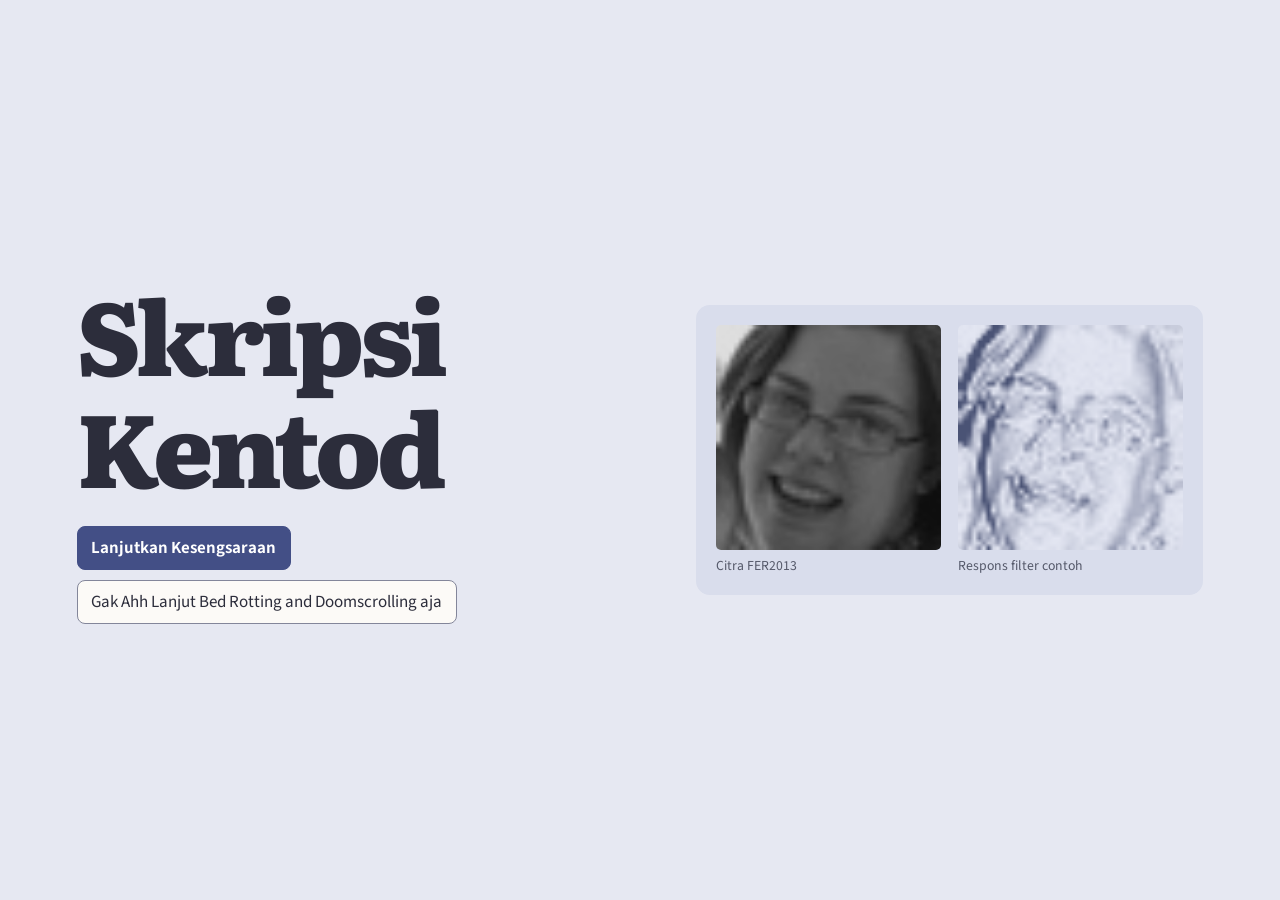
<file: index.html>
<!doctype html>
<html lang="id"><head>
  <meta charset="utf-8">
  <meta name="viewport" content="width=device-width,initial-scale=1">
  <meta name="description" content="Materi dan simulasi interaktif untuk belajar proposal FER2013 dan MobileNetV2.">
  <title>Atlas FER2013 | Belajar proposal</title>
  <link rel="icon" href="data:,">
  <link rel="stylesheet" href="assets/tailwind.css">
  <link rel="stylesheet" href="atlas-theme.css">
  <link rel="stylesheet" href="atlas.css">
  <script defer src="assets/react.js"></script>
  <script defer src="assets/react-dom.js"></script>
  <script defer src="proposal-data.js"></script>
  <script defer src="lessons.js"></script>
  <script defer src="atlas.js"></script>
</head><body>
  <div id="root"><p class="loading">Memuat materi proposal…</p></div>
  <noscript>Aktifkan JavaScript untuk membuka materi dan simulasi.</noscript>
</body></html>
</file>
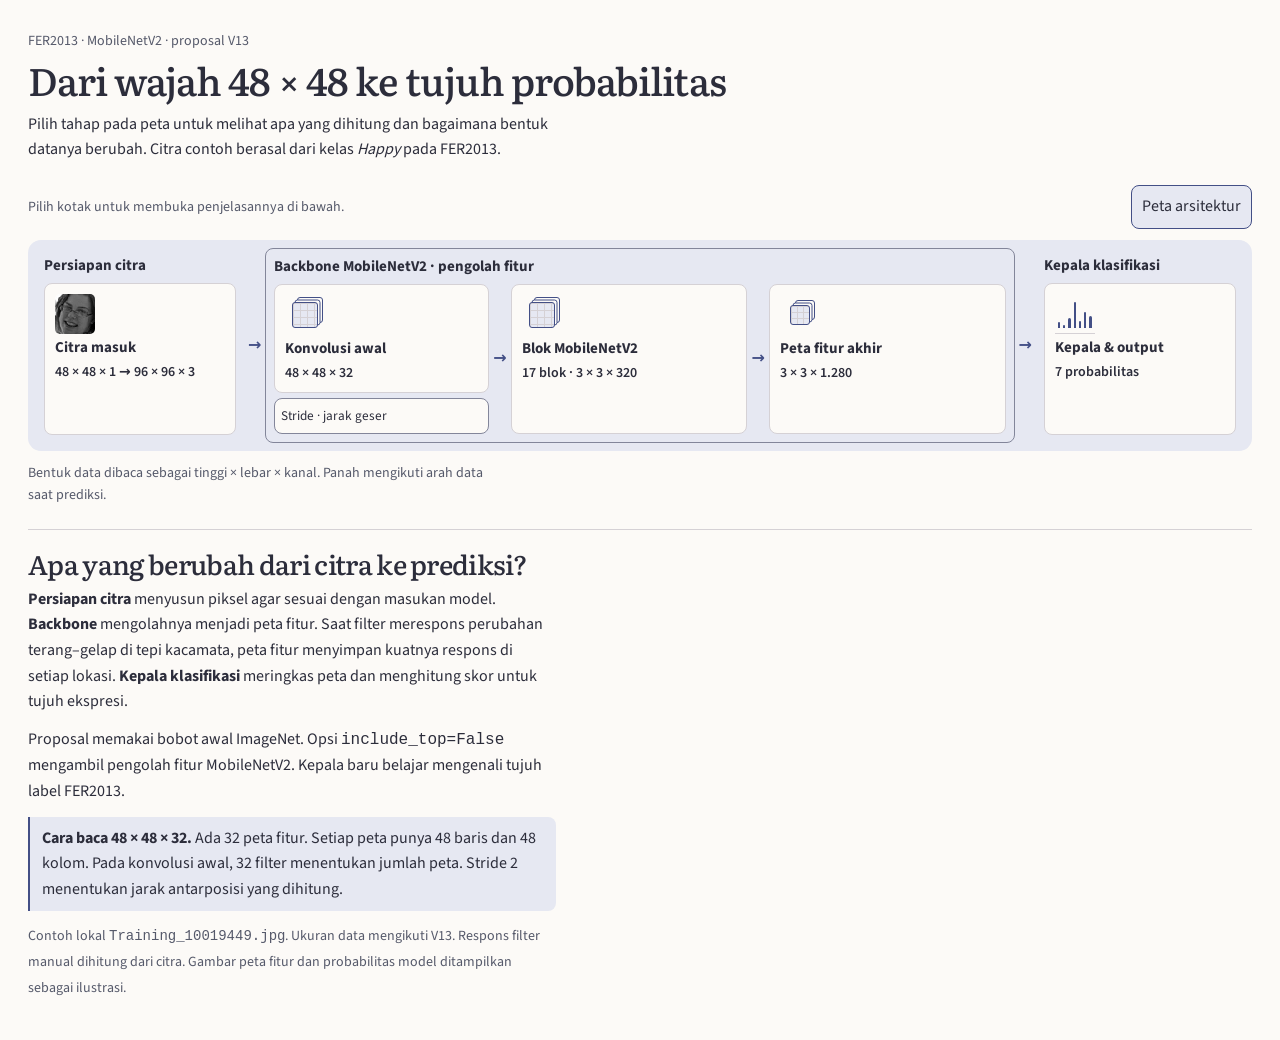
<file: labs/arsitektur.html>
<!doctype html>
<html lang="id"><head>
<meta charset="utf-8">
<meta name="viewport" content="width=device-width, initial-scale=1">
<title>MobileNetV2 dengan contoh FER2013</title>
<style>
*{box-sizing:border-box}body{margin:0;font:15px/1.55 var(--font-sans,system-ui);color:var(--foreground,CanvasText)}
h1{font-size:clamp(24px,5vw,34px);line-height:1.18;margin:4px 0 10px}h2{font-size:20px;margin:16px 0 6px}p{margin:6px 0 12px}small{font-size:12px;color:var(--muted-foreground,CanvasText)}
nav,.controls{display:flex;gap:7px;flex-wrap:wrap;margin:14px 0}button,select{font:inherit;color:inherit;background:var(--card,Canvas);border:1px solid var(--border,GrayText);border-radius:8px;padding:8px 10px;cursor:pointer}button[aria-pressed=true]{border-color:var(--primary,Highlight);background:var(--secondary,Canvas)}button:focus-visible,select:focus-visible,input:focus-visible,summary:focus-visible{outline:2px solid var(--primary,Highlight);outline-offset:2px}
section{border-top:2px solid var(--primary,Highlight);margin-top:12px}.pictures{display:grid;grid-template-columns:1fr 1fr;gap:14px;margin:14px 0}figure{margin:0;text-align:center;min-width:0}figure img,canvas{width:100%;max-width:185px;aspect-ratio:1;display:block;margin:0 auto 6px;border-radius:8px}figure img{image-rendering:pixelated}figcaption{font-size:12px}
.note{border-left:3px solid var(--primary,Highlight);background:var(--secondary,Canvas);padding:9px 12px}.math{font-family:var(--font-mono,monospace);overflow-wrap:anywhere}.flow{display:flex;gap:7px;align-items:center;flex-wrap:wrap;margin:12px 0}.flow b{background:var(--secondary,Canvas);padding:6px 9px;border-radius:6px;font-size:13px}
table{width:100%;border-collapse:collapse;font-size:13px}td,th{padding:6px;text-align:left;border-bottom:1px solid var(--border,GrayText)}.bars{display:grid;gap:7px;margin:12px 0}.bar{display:grid;grid-template-columns:82px 1fr 54px;gap:8px;align-items:center;font-size:13px}.track{height:9px;background:var(--secondary,Canvas);border-radius:5px;overflow:hidden}.track i{display:block;height:100%;background:var(--chart-1,var(--primary,Highlight))}input[type=range]{width:100%;accent-color:var(--primary,Highlight)}details{padding:8px 0;border-bottom:1px solid var(--border,GrayText);font-size:14px}summary{cursor:pointer;font-weight:600}dl{display:grid;grid-template-columns:84px 1fr;gap:5px 8px}dt{font-weight:600}dd{margin:0}
@media(max-width:400px){button,select{font-size:13px}.pictures{gap:8px}.bar{grid-template-columns:69px 1fr 48px}}
.stride-grid{max-width:270px;margin:8px auto;display:grid;grid-template-columns:repeat(9,minmax(0,1fr));gap:1px}.stride-grid span{aspect-ratio:1;display:grid;place-items:center;font-size:12px;font-weight:650}.stride-grid .window{box-shadow:inset 0 0 0 2px var(--chart-2,var(--primary,Highlight))}.stride-out{grid-template-columns:repeat(var(--side),minmax(0,1fr))}.stride-out span{background:var(--secondary,Canvas)}.stride-out span.current{background:var(--primary,Highlight);color:var(--primary-foreground,HighlightText)}@media(max-width:540px){.stride-grid span{font-size:10px}}
#stages{display:grid;gap:8px;margin:18px 0;color:var(--foreground,CanvasText)}
.map-title{display:flex;align-items:center;justify-content:space-between;gap:10px;flex-wrap:wrap}
.map-title p{margin:0;font-size:13px;color:var(--muted-foreground,CanvasText)}
.diagram{display:grid;grid-template-columns:minmax(100px,1fr) 21px minmax(0,3.6fr) 21px minmax(105px,1fr);align-items:stretch}
.region{display:flex;flex-direction:column;gap:8px;padding:9px;background:var(--secondary,Canvas);border:1px solid var(--border,GrayText);border-radius:10px;min-width:0}
.region-label{font-size:13px;line-height:1.3}
.backbone{border-color:var(--primary,Highlight)}
.nodes{display:flex;align-items:stretch;gap:4px;min-width:0;flex:1}
.node-unit{display:flex;flex-direction:column;gap:5px;flex:1;min-width:0}.nodes>.node{flex:1;height:auto}
.node{display:grid;align-content:start;justify-items:start;gap:5px;min-width:0;width:100%;height:100%;text-align:left;line-height:1.25;padding:8px}
.node:hover,.node:focus-visible,.stride-branch:hover{border-color:var(--primary,Highlight)}
.node[aria-pressed=true],.stride-branch[aria-pressed=true]{box-shadow:inset 0 0 0 1px var(--primary,Highlight)}
.node strong{font-size:13px}.node small{line-height:1.25;overflow-wrap:anywhere;color:inherit}
.node .shape,.block-map .shape{font:600 11px/1.3 var(--font-mono,monospace);color:inherit}
.node-pic{width:40px;height:40px;border-radius:5px;image-rendering:pixelated}
.tensor-icon{display:grid;position:relative;isolation:isolate;width:40px;height:40px;place-items:center;color:var(--primary,Highlight)}
.tensor-icon::before,.tensor-icon::after,.tensor-icon i{content:"";position:absolute;inset:var(--inset,7px);border:1px solid currentColor;border-radius:3px;background:var(--card,Canvas)}
.tensor-icon::before{transform:translate(5px,-5px)}.tensor-icon::after{transform:translate(2.5px,-2.5px)}
.tensor-icon i{z-index:1;background-color:var(--secondary,Canvas);background-image:linear-gradient(to right,var(--border,GrayText) 1px,transparent 1px),linear-gradient(to bottom,var(--border,GrayText) 1px,transparent 1px);background-size:var(--cell,7px) var(--cell,7px)}
.tensor-icon.final{--inset:10px;--cell:6px}
.prob-icon{width:40px;height:40px;display:flex;align-items:flex-end;gap:3px;padding:5px 3px;border-bottom:1px solid var(--border,GrayText)}
.prob-icon i{flex:1;height:var(--bar);background:var(--primary,Highlight);border-radius:2px 2px 0 0}
.map-arrow{align-self:center;text-align:center;color:var(--primary,Highlight);font-weight:700}
.stride-branch{align-self:start;font-size:11px;padding:4px 6px;line-height:1.3;text-align:left;width:100%}
.diagram-key{margin:0;font-size:12px;color:var(--muted-foreground,CanvasText)}
.block-map{display:grid;grid-template-columns:repeat(3,minmax(0,1fr) 20px) minmax(0,1fr);gap:4px;align-items:stretch;margin:12px 0}
.block-node{display:grid;gap:4px;align-content:start;padding:8px;border:1px solid var(--border,GrayText);border-radius:7px;background:var(--card,Canvas)}
.block-node b{font-size:13px}.block-node small{line-height:1.3}
.shortcut{grid-column:1/-1;text-align:center;color:var(--primary,Highlight);padding:5px 5px 0;margin:0 4%;border:1px dashed currentColor;border-bottom:0;border-radius:7px 7px 0 0;font-size:12px;font-weight:650}
.gap-diagram{display:flex;align-items:center;gap:10px;flex-wrap:wrap;margin:12px 0}
.gap-grid{display:grid;grid-template-columns:repeat(3,28px);gap:2px;text-align:center}
.gap-grid span,.gap-value{background:var(--secondary,Canvas);padding:4px 6px;border-radius:3px}
@media(max-width:670px){.diagram{grid-template-columns:minmax(0,1fr)}.diagram>.map-arrow{transform:rotate(90deg);justify-self:center}.region:not(.backbone) .node{grid-template-columns:40px 1fr;align-items:center;column-gap:8px}.region:not(.backbone) .node>:first-child{grid-row:1/3}.region:not(.backbone) .node .shape{grid-column:2}}
@media(max-width:460px){.nodes{display:grid;grid-template-columns:minmax(0,1fr)}.nodes>.map-arrow{transform:rotate(90deg);justify-self:center}.backbone .node{min-height:58px;grid-template-columns:40px 1fr;align-items:center;column-gap:8px}.backbone .node>:first-child{grid-row:1/3}.backbone .node .shape{grid-column:2}.block-map{grid-template-columns:minmax(0,1fr)}.block-map>.map-arrow{transform:rotate(90deg);justify-self:center}.block-node{grid-template-columns:40px 1fr;align-items:center}.block-node>:first-child{grid-row:1/3}}
</style><style>@font-face {
  font-family: "Source Sans 3";
  src: url("[data-uri]") format("woff2");
  font-style: normal;
  font-weight: 200 900;
  font-display: swap;
}

@font-face {
  font-family: "Literata";
  src: url("[data-uri]") format("woff2");
  font-style: normal;
  font-weight: 200 900;
  font-display: swap;
}

:root {
  color-scheme: light;
  --paper: #f4f2ef;
  --panel: #fcfaf7;
  --ink: #2c2d3b;
  --muted: #55596a;
  --line: #d5d1d5;
  --control-line: #83869a;
  --accent: #434f86;
  --tint: #e6e8f2;
  --accent-text: #fff;
  --rail: #eeebeb;
  --plate: #d9ddec;
  --font-sans: "Source Sans 3", system-ui, sans-serif;
  --font-display: "Literata", Georgia, serif;
  --font-mono: Consolas, monospace;
}

:root[data-theme="dark"] {
  color-scheme: dark;
  --paper: #242633;
  --panel: #2c2e3d;
  --ink: #e9e7ee;
  --muted: #bcbccc;
  --line: #494b5f;
  --control-line: #8589a4;
  --accent: #c1caf2;
  --tint: #383c54;
  --accent-text: #252940;
  --rail: #292b3a;
  --plate: #343950;
}
:root {
  --background: var(--panel);
  --foreground: var(--ink);
  --muted-foreground: var(--muted);
  --card: var(--panel);
  --secondary: var(--tint);
  --border: var(--line);
  --primary: var(--accent);
  --primary-foreground: var(--accent-text);
  --ring: var(--accent);
  --chart-1: var(--accent);
  --chart-2: var(--accent);
}

body {
  padding: clamp(12px, 2.5vw, 28px);
  font: 16px/1.6 var(--font-sans);
  background: var(--panel);
}
img, svg { max-width: 100%; }
body h1, body h2 { font-family: var(--font-display); font-weight: 500; letter-spacing: -.025em; }
body h1 { font-size: clamp(1.55rem, 4vw, 2.4rem); line-height: 1.15; }
body h2, body .main h2 { font-size: clamp(1.25rem, 3vw, 1.68rem); line-height: 1.3; }
body p { max-width: 66ch; }
body p.lead, body p.text, body p.note, body details { font-size: 1rem; }
body .small, body small, body figcaption { font-size: .875rem; }
body .main, #lesson { border-top: 1px solid var(--line); }
body button, body select { border-color: var(--control-line); min-height: 40px; }
body .control, body .flow b, body .tab, body .arch-row { font-size: .94rem; }
body .note { border-inline-start-width: 2px; border-radius: 0 8px 8px 0; }
body :focus-visible { outline: 2px solid var(--accent); outline-offset: 3px; }
body table { font-size: .92rem; }
body .context label { flex-wrap: wrap; }

#stages { gap: 11px; margin-block: 22px; }
.diagram { padding: 8px; border-radius: 13px; background: var(--tint); }
.diagram .region { padding: 8px; border: 0; background: transparent; }
.diagram .backbone { border: 1px solid var(--control-line); border-radius: 8px; }
.diagram .node { border-color: var(--line); padding: 10px; }
.diagram .node:hover, .diagram .node[aria-pressed="true"] { border-color: var(--accent); }
.diagram .node[aria-pressed="true"] { background: var(--card); }
.diagram .node strong, .diagram .region-label { font-size: .94rem; }
.diagram .node .shape, .block-map .shape { font: 600 .875rem/1.3 var(--font-sans); font-variant-numeric: tabular-nums; }
.diagram .shape span { white-space: nowrap; }
.diagram .stride-branch { min-height: 36px; font-size: .83rem; }
.diagram-key, .map-title p { font-size: .875rem; }
.block-map .block-node { background: var(--tint); padding: 10px; }
.block-map .block-node b { font-size: .94rem; }
.pictures img, #feature { filter: brightness(.96) contrast(.89); }

@media (max-width: 480px) {
  .diagram { padding: 5px; }
  .diagram .region { gap: 5px; padding: 7px; }
  .diagram .node { padding: 7px; }
  .diagram .stride-branch { min-height: 40px; }
  #lesson th, #lesson td { padding-inline: 3px; font-size: .83rem; }
}
</style><script>
        document.documentElement.dataset.theme=matchMedia('(prefers-color-scheme: dark)').matches?'dark':'light';
        addEventListener('message',event=>{
          if(event.source===parent && ['light','dark'].includes(event.data?.atlasTheme)){
            document.documentElement.dataset.theme=event.data.atlasTheme;
          }
        });
        addEventListener('load',()=>{
          const send=()=>parent.postMessage({atlasLabHeight:Math.ceil(document.body.getBoundingClientRect().height)+4},'*');
          new ResizeObserver(send).observe(document.body);
          send();
        });
        </script></head><body>
<main id="fer-example">
<small>FER2013 · MobileNetV2 · proposal V13</small>
<h1>Dari wajah 48 × 48 ke tujuh probabilitas</h1>
<p>Pilih tahap pada peta untuk melihat apa yang dihitung dan bagaimana bentuk datanya berubah. Citra contoh berasal dari kelas <i>Happy</i> pada FER2013.</p>
<nav id="stages" aria-label="Tahap arsitektur"></nav>
<section id="lesson" aria-label="Penjelasan tahap"></section>
<p><small>Contoh lokal <code>Training_10019449.jpg</code>. Ukuran data mengikuti V13. Respons filter manual dihitung dari citra. Gambar peta fitur dan probabilitas model ditampilkan sebagai ilustrasi.</small></p>
</main>
<script>
const original = '[data-uri]';
const resized = '[data-uri]';
const pixels = [255,255,254,254,255,254,253,253,254,255,254,254,255,250,239,208,159,123,100,84,76,76,84,86,81,78,77,69,55,41,26,15,10,14,27,41,56,68,79,86,90,93,95,98,101,103,104,105,106,106,106,105,104,101,98,94,91,88,87,86,87,87,88,87,85,82,79,75,70,65,60,55,52,50,51,52,53,54,55,55,54,51,45,42,42,44,47,49,50,54,61,65,64,61,54,51,255,255,254,254,255,254,254,254,254,255,254,253,252,241,219,185,140,108,91,80,76,77,82,82,79,76,74,66,53,40,25,16,13,18,32,46,61,73,83,90,93,96,97,100,102,104,105,106,107,107,107,107,106,104,102,98,96,93,92,91,91,91,92,91,89,87,84,80,76,71,66,61,58,56,56,56,57,57,57,56,54,50,45,42,43,45,48,50,50,53,58,61,61,60,56,54,255,255,255,255,254,254,255,255,254,254,254,251,245,222,180,140,101,79,74,73,77,78,77,75,74,71,67,59,48,37,23,17,18,27,41,56,71,82,91,97,100,101,102,103,105,106,107,107,108,108,109,110,111,110,109,106,105,102,101,100,100,99,99,98,97,96,94,91,87,83,78,74,69,67,65,64,64,62,61,58,53,49,44,42,45,48,51,51,49,50,51,53,56,58,59,59,255,255,255,255,254,254,255,255,254,253,253,243,225,191,143,105,77,64,67,71,76,76,72,69,70,66,60,52,44,34,22,18,24,35,50,66,80,91,98,102,105,106,105,106,107,108,109,109,109,109,110,112,113,113,112,110,110,108,107,106,105,104,103,102,102,101,101,99,97,93,89,85,81,78,76,74,72,70,67,62,55,49,44,42,46,48,51,51,50,49,48,49,53,56,58,59,255,255,254,254,255,255,254,254,255,253,250,229,190,150,108,81,67,64,72,74,73,70,67,64,65,61,53,45,39,31,21,20,29,42,59,75,88,98,103,107,108,109,108,107,108,109,110,110,110,109,110,111,112,112,111,111,111,110,109,108,107,106,105,104,104,104,104,104,104,102,98,96,92,89,87,85,82,79,74,68,58,50,45,43,45,47,48,50,51,51,50,50,52,53,53,53,255,255,254,254,255,255,254,254,255,249,235,204,155,116,88,72,68,69,73,73,68,66,65,63,61,54,46,39,34,28,22,24,36,50,67,82,94,103,107,110,111,111,110,109,110,110,111,111,111,110,111,111,111,111,111,111,111,111,110,110,109,108,107,106,105,105,106,107,108,107,105,103,100,98,96,93,90,85,80,72,61,52,46,43,44,46,48,50,53,52,50,48,49,49,50,50,254,254,255,255,254,254,253,254,255,240,208,167,118,89,82,79,81,78,71,66,63,63,68,65,56,47,39,34,29,26,25,30,44,59,75,89,99,106,108,111,112,112,111,110,111,111,112,112,112,112,112,112,111,111,111,111,111,111,111,111,110,109,108,107,106,106,107,108,109,109,108,106,104,103,101,99,95,90,83,75,62,53,47,43,43,45,49,52,54,53,47,44,44,45,49,51,254,254,254,254,254,254,254,252,247,222,177,134,95,77,81,82,82,77,66,62,63,65,68,63,51,42,36,31,26,25,30,38,53,67,83,95,103,108,110,111,112,112,111,111,111,111,112,112,112,112,111,111,111,111,111,111,111,111,111,111,110,110,109,108,106,107,108,109,110,110,109,108,107,106,106,104,99,93,86,78,66,57,48,43,41,42,47,51,54,53,48,44,42,43,47,50,255,254,253,253,254,255,255,247,230,195,142,106,87,80,86,83,73,64,57,59,69,71,65,56,46,39,37,32,24,25,37,49,62,76,90,100,106,109,111,112,113,113,112,112,111,110,111,111,110,109,109,109,110,110,110,110,110,110,110,110,109,109,108,108,107,108,109,110,111,111,110,109,109,109,109,107,102,96,89,81,71,62,51,42,36,35,41,47,53,54,51,47,43,42,45,47,255,254,253,252,254,254,254,238,206,166,117,90,85,82,83,76,64,59,59,64,73,71,58,48,42,38,36,31,24,28,44,59,71,83,95,103,108,110,111,112,113,113,112,112,111,110,110,109,109,108,108,108,109,109,110,110,110,110,110,110,109,109,108,108,107,108,109,110,111,111,110,111,111,111,111,109,104,98,91,83,75,65,54,44,34,32,36,42,49,52,52,50,44,43,45,46,254,254,254,253,253,252,252,227,176,134,100,85,88,83,72,63,57,60,71,76,74,64,47,39,40,38,33,29,26,33,52,68,79,90,99,106,109,111,112,112,113,113,112,111,110,109,109,108,108,108,108,108,109,109,110,110,110,110,109,109,108,108,109,109,108,107,108,109,110,110,111,112,112,112,113,111,106,99,92,84,76,68,58,47,36,31,32,35,42,47,51,51,47,46,47,47,252,253,254,253,252,248,240,206,148,109,90,81,82,75,61,55,58,66,78,79,68,55,41,34,38,36,29,28,32,42,61,76,86,96,103,108,111,112,113,113,113,113,112,111,110,110,109,108,108,108,108,108,108,108,109,109,109,109,108,108,108,108,109,109,108,108,109,109,110,110,111,112,113,113,113,111,106,100,93,85,78,70,61,50,38,31,30,31,37,43,49,50,47,47,48,49,249,250,253,253,253,241,217,177,121,91,87,79,68,58,50,54,69,77,81,73,55,44,38,35,35,32,26,29,41,55,70,83,92,101,106,110,112,113,114,114,114,114,113,112,111,111,110,109,108,108,107,107,107,107,107,107,106,106,106,106,107,107,108,108,109,109,110,110,111,111,111,111,112,112,112,110,105,99,92,85,80,73,62,51,39,32,29,30,35,40,46,47,46,46,49,50,241,244,250,252,251,231,191,149,103,81,80,72,56,48,49,58,75,80,74,62,47,39,38,35,33,30,29,36,52,67,79,90,98,104,109,112,113,114,115,115,114,113,112,111,111,111,110,109,108,108,107,107,106,106,106,106,106,106,105,105,106,107,108,108,109,109,110,110,111,111,111,111,112,112,111,109,104,98,91,85,81,74,64,54,42,33,28,28,33,38,44,46,45,46,47,47,229,235,245,249,247,218,162,122,96,79,71,60,46,45,56,67,76,73,57,47,42,40,39,35,30,31,38,49,65,78,88,97,103,107,110,113,114,114,115,114,113,112,110,109,110,110,109,109,108,107,106,106,106,106,107,107,107,107,106,106,106,107,108,108,108,108,109,109,110,110,111,111,112,112,111,109,104,99,92,86,80,74,66,57,45,35,27,25,31,37,43,46,46,45,43,42,220,227,239,241,233,199,140,102,86,72,61,51,42,45,61,71,72,65,49,40,41,40,37,34,31,37,51,65,78,88,96,103,107,109,112,114,116,116,115,114,113,112,110,109,109,109,109,109,108,107,106,106,107,107,107,107,106,106,106,106,106,107,107,107,108,108,109,109,109,109,110,110,111,111,110,108,104,99,93,87,81,75,67,58,47,37,27,25,28,34,41,45,47,46,42,40,215,220,230,226,208,174,124,91,74,61,50,44,43,50,64,68,63,56,48,43,42,39,33,32,36,48,70,84,91,97,103,108,110,112,115,117,119,119,116,114,114,113,111,110,109,108,108,108,107,107,107,107,108,108,107,106,105,105,105,106,107,106,105,105,107,108,108,108,108,108,109,109,110,110,109,107,103,99,95,90,84,76,68,58,47,38,30,26,25,29,37,44,49,49,43,41,207,212,222,213,186,150,106,78,63,52,44,42,47,55,65,67,59,53,49,45,42,37,32,35,45,61,83,95,100,103,107,110,112,114,116,118,120,119,116,114,114,113,112,110,109,108,107,107,107,107,107,107,108,108,107,106,105,104,105,106,107,106,104,104,107,108,107,107,107,107,108,108,109,109,108,106,103,99,96,91,85,78,69,59,48,38,31,26,23,25,34,42,49,50,45,42,196,202,213,200,165,127,87,63,53,47,43,45,54,61,66,66,60,56,53,48,40,35,33,42,59,76,90,99,103,106,107,109,113,115,116,117,117,116,115,113,113,112,111,110,108,107,108,108,107,106,106,106,107,107,107,107,106,105,104,105,106,105,105,105,106,107,106,106,106,106,107,107,108,108,107,105,102,98,95,91,86,79,70,60,49,39,30,25,22,24,31,39,48,50,46,44,194,198,204,185,141,103,71,52,46,42,42,48,61,68,68,66,60,56,53,47,37,34,38,50,68,81,88,93,96,99,101,105,111,114,115,116,116,115,114,113,111,111,112,111,108,108,108,108,107,106,106,106,106,106,107,107,106,106,105,104,105,105,105,105,106,106,106,106,106,106,107,107,108,108,107,105,102,99,96,92,87,80,72,62,51,41,31,25,22,23,29,37,46,50,47,45,200,199,195,166,114,77,58,45,41,39,40,49,67,75,71,67,61,55,49,42,33,34,46,59,72,78,75,76,79,84,90,96,104,109,112,115,115,114,113,112,110,110,113,112,109,109,108,108,107,107,107,107,106,106,107,107,107,107,106,105,104,105,106,106,105,105,105,106,107,107,108,108,109,109,108,106,103,100,97,93,88,82,75,65,54,44,33,26,21,22,26,34,44,49,47,46,198,192,179,146,92,60,49,42,40,41,47,57,73,78,72,66,59,51,41,35,31,39,60,75,84,83,73,67,66,69,75,81,88,95,102,107,110,111,112,111,109,110,113,113,110,109,108,108,107,107,107,107,106,106,107,107,107,107,106,106,105,106,107,107,106,105,106,106,107,107,108,108,108,108,107,105,102,100,98,94,89,84,77,68,57,46,35,27,22,21,23,31,42,47,46,46,187,177,156,123,77,51,46,43,43,49,62,71,78,77,70,63,54,44,29,24,30,49,81,98,103,96,80,67,59,55,56,59,65,73,83,92,100,106,109,110,110,111,112,112,109,108,108,108,107,107,107,107,106,105,106,106,107,108,107,107,106,107,109,109,107,106,107,107,107,107,107,107,106,105,104,102,101,99,97,93,90,85,79,71,60,49,36,28,23,21,21,28,39,44,45,45,177,163,135,103,65,47,45,45,47,57,73,81,80,73,61,51,42,32,20,21,37,61,95,112,114,107,90,76,65,57,52,50,52,57,65,75,85,93,100,104,107,110,111,110,108,107,108,108,107,107,107,107,106,105,105,106,107,108,107,107,107,108,109,110,108,107,108,108,108,108,107,106,105,104,103,101,100,98,97,93,90,85,80,72,61,50,37,28,24,21,20,25,36,42,44,45,168,150,114,84,57,46,47,50,54,64,80,86,79,66,46,31,21,15,14,26,50,75,102,116,119,115,105,95,86,75,63,55,49,48,50,56,64,73,83,92,101,107,108,108,107,106,107,107,106,106,106,107,106,105,104,105,106,107,107,107,106,107,108,109,109,109,110,110,110,109,108,107,106,104,103,101,100,99,98,94,89,84,79,72,62,50,37,28,25,22,20,24,33,40,44,46,155,136,97,69,52,45,47,53,61,70,81,82,72,58,40,27,17,15,19,34,59,81,101,112,114,112,106,100,93,84,73,64,56,50,47,48,52,60,69,81,93,102,105,106,106,106,107,106,104,104,106,107,106,106,105,104,105,106,107,107,106,106,107,108,109,109,110,110,111,110,109,107,106,104,103,101,100,99,97,94,89,85,80,72,63,51,37,28,25,22,20,23,31,37,43,46,140,121,83,59,49,44,46,54,68,75,75,69,57,49,45,40,32,31,36,47,64,78,92,99,101,99,94,91,88,84,81,77,71,64,56,51,49,53,59,70,84,95,101,105,105,106,106,105,103,103,105,106,107,107,106,105,105,106,107,107,107,107,108,108,108,108,109,109,110,109,108,108,107,105,104,102,99,98,95,93,89,86,81,73,64,52,37,28,25,22,20,22,28,34,41,45,126,109,77,57,49,47,50,58,72,73,63,55,50,49,53,53,46,45,49,57,68,78,87,91,90,87,84,81,79,78,79,78,75,70,62,57,53,54,57,65,78,89,98,103,104,105,105,104,102,102,104,105,106,105,104,102,101,101,102,102,102,103,104,104,103,103,104,105,106,107,107,108,107,106,105,103,100,98,95,92,89,86,81,73,64,52,38,29,25,22,20,21,24,30,39,43,114,102,78,62,54,52,59,66,73,66,46,40,51,59,66,66,59,57,59,64,72,79,86,86,81,78,75,71,67,65,68,69,69,68,66,64,62,63,63,68,77,86,95,100,103,104,104,103,101,101,102,102,103,102,99,97,94,92,91,91,92,94,95,95,94,95,97,98,101,103,105,107,108,108,107,105,102,99,96,93,90,85,80,73,64,53,39,30,25,22,21,20,21,26,36,41,113,103,84,68,56,56,67,73,73,61,37,36,60,73,77,75,67,63,62,66,75,82,85,83,76,72,70,67,61,57,56,56,58,59,62,63,64,65,66,70,77,85,94,100,102,103,103,102,102,101,101,100,99,97,92,88,82,77,75,74,75,77,78,78,79,81,83,86,90,94,99,102,105,108,108,106,103,100,96,93,89,84,79,72,64,53,39,30,25,23,22,20,18,23,34,40,122,112,93,75,57,57,73,79,73,59,37,43,77,90,86,78,68,62,59,63,77,85,85,81,74,71,71,68,60,52,43,39,41,44,49,54,57,62,65,71,78,86,95,101,102,102,102,102,103,102,100,97,94,90,83,75,65,58,52,50,50,52,53,54,57,60,63,67,73,80,88,94,100,105,107,107,104,101,97,92,87,82,77,71,63,53,40,31,26,24,23,20,17,21,33,39,132,120,96,77,62,64,83,85,68,52,36,48,87,100,87,77,67,62,59,65,81,88,86,82,75,72,72,68,59,51,41,37,36,38,42,46,50,55,61,69,78,87,96,101,102,102,101,102,102,102,100,96,90,84,76,68,58,51,45,42,42,41,41,42,44,47,50,54,61,68,75,82,89,96,101,104,103,101,97,92,86,80,75,69,63,53,40,30,26,24,22,20,17,20,30,34,141,125,91,74,71,78,96,90,58,40,34,51,90,101,82,70,63,61,63,72,87,93,89,85,79,75,73,68,59,54,52,48,43,41,39,39,41,46,52,63,76,86,95,100,102,103,102,101,101,101,99,95,87,79,73,67,60,56,53,51,49,46,44,42,41,41,43,46,52,57,60,65,74,82,91,97,100,100,97,92,85,79,73,68,62,53,39,29,25,23,21,19,18,19,25,27,146,127,89,75,84,91,98,84,48,31,32,52,90,98,77,64,57,59,69,81,96,100,94,90,85,81,77,70,62,59,60,57,51,47,44,41,39,40,46,58,74,86,96,102,103,103,102,100,100,99,98,93,84,77,71,67,64,62,62,60,58,55,53,51,50,49,50,53,56,59,59,62,69,75,82,88,92,94,93,90,84,78,72,67,62,52,37,28,25,22,20,19,18,19,21,22,145,127,90,81,101,103,89,67,37,26,31,51,85,93,73,59,50,56,76,94,108,111,103,97,94,89,82,75,67,64,65,63,59,57,57,52,42,39,41,53,72,87,99,105,104,103,101,99,99,97,95,90,82,76,71,69,69,70,71,71,71,70,70,70,71,72,73,74,74,74,72,72,75,75,74,75,77,81,85,85,82,78,73,67,61,50,36,27,24,22,20,19,19,19,20,20,143,127,96,90,109,105,77,52,31,23,28,46,77,85,69,56,48,59,87,105,114,114,105,99,96,91,82,76,71,68,68,67,63,61,62,58,49,45,44,53,73,88,100,107,107,105,101,99,98,95,90,85,78,72,68,67,68,69,69,70,70,71,73,75,78,80,82,83,85,85,83,82,83,80,76,73,72,73,76,77,76,75,71,66,59,48,35,26,23,21,19,19,19,19,19,18,138,128,109,103,110,96,64,41,28,22,23,37,65,74,64,56,53,68,100,116,114,109,102,96,91,86,79,74,72,71,70,68,62,59,59,59,60,58,54,60,76,89,101,108,110,108,104,100,98,92,85,78,73,67,62,60,59,58,58,57,57,58,63,68,72,75,77,81,89,92,92,92,92,91,89,84,77,72,67,65,67,68,66,63,56,47,34,25,22,19,18,18,18,18,18,17,137,131,119,111,107,87,53,33,26,22,21,29,49,58,59,60,61,78,112,124,116,108,100,94,89,85,79,75,73,72,71,69,64,61,60,62,66,63,56,59,72,83,91,97,101,102,100,98,94,87,79,72,67,61,57,54,52,50,50,49,48,49,53,57,62,66,69,75,84,89,91,93,94,95,94,90,83,76,68,64,63,63,63,60,55,46,33,24,21,18,17,17,18,19,18,17,142,136,126,114,100,78,46,28,25,23,22,23,28,38,56,67,72,90,121,130,119,109,100,93,89,86,82,78,74,71,70,70,69,68,67,67,67,62,51,50,61,68,71,75,80,85,91,91,85,79,72,65,60,55,53,50,47,45,45,45,45,44,42,44,48,53,58,64,70,75,80,84,89,92,93,92,90,86,80,73,66,62,61,59,54,46,33,25,20,17,16,17,19,20,19,19,151,144,131,114,94,70,41,26,25,22,21,19,18,32,63,83,89,101,119,124,114,106,99,94,90,87,85,82,78,76,75,75,76,75,73,69,65,58,51,52,62,67,67,67,68,72,77,79,77,75,72,69,65,61,60,56,51,48,48,49,51,49,42,39,40,43,48,54,60,65,69,75,81,86,90,92,91,90,86,79,70,64,62,59,55,46,33,25,19,17,16,17,19,20,20,20,164,154,134,111,87,63,39,26,24,21,18,17,19,40,82,106,110,110,108,105,103,100,98,95,92,90,88,87,85,85,84,84,85,82,78,70,58,53,56,64,77,81,78,72,67,63,60,62,68,74,80,82,82,80,78,73,64,59,57,60,66,64,52,43,37,36,39,45,53,58,60,64,70,76,85,89,88,87,86,82,75,69,65,60,56,46,33,24,18,16,16,17,18,19,19,20,186,170,140,109,79,55,36,26,23,21,18,18,23,50,97,122,124,119,106,99,97,94,93,91,90,89,88,87,87,87,88,88,88,85,80,70,57,56,66,76,86,89,85,79,72,64,56,55,62,69,78,84,87,87,86,81,73,68,66,68,76,73,58,46,38,34,36,41,48,53,55,58,61,66,75,80,82,83,84,83,78,72,67,62,57,47,34,24,18,15,16,17,16,17,19,20,215,192,147,106,72,47,32,25,24,22,19,22,32,61,108,132,132,126,114,104,96,89,84,82,83,84,83,82,83,84,85,85,86,83,77,70,64,67,79,87,91,92,90,87,84,77,65,58,57,59,65,73,80,84,83,80,76,74,73,75,79,75,60,49,41,37,39,42,46,50,54,56,55,57,62,67,73,78,81,82,79,75,68,63,58,50,37,26,19,15,16,16,15,16,18,19,228,202,148,103,66,43,32,26,25,23,19,24,40,71,116,138,135,129,119,108,97,89,83,81,82,81,79,78,79,80,81,82,83,81,77,75,75,80,90,94,94,94,92,91,89,82,70,61,56,55,59,66,77,82,81,79,79,79,79,80,81,76,64,55,48,45,47,49,50,52,54,54,53,55,58,62,68,72,77,79,79,76,70,64,60,52,39,28,20,15,16,15,14,15,18,19,227,199,143,98,62,42,35,29,26,22,16,25,48,80,121,139,132,126,120,112,101,94,92,88,85,80,76,75,76,76,76,77,78,80,80,84,90,95,99,99,97,95,92,90,88,81,70,62,59,57,59,65,76,81,80,79,80,82,84,83,80,76,69,64,58,57,62,63,60,57,53,53,56,60,65,66,65,66,72,76,78,77,71,66,61,53,41,30,21,16,15,14,14,15,18,19,225,197,139,93,59,41,36,31,26,21,16,28,58,90,125,138,130,123,118,111,103,98,96,92,87,81,77,75,75,74,72,73,76,81,86,92,99,103,103,101,98,96,94,92,88,81,72,66,65,65,67,70,77,80,80,80,81,84,88,87,82,77,73,70,66,68,74,76,71,66,59,59,63,67,70,69,64,64,70,75,78,77,72,67,61,51,40,29,20,15,14,13,14,15,18,18,222,194,135,90,58,40,35,30,25,21,17,33,69,101,126,136,129,121,112,106,102,99,95,91,88,84,82,80,78,75,71,72,77,84,94,100,103,104,104,102,99,97,97,95,91,84,75,71,74,78,82,82,81,81,82,83,82,85,91,90,85,80,75,73,73,77,85,87,83,79,73,72,74,74,73,70,65,65,72,77,79,78,73,66,58,47,36,26,17,12,11,12,14,15,17,17,220,190,131,86,56,39,35,30,26,22,20,39,79,109,128,135,127,119,109,103,102,98,93,90,87,84,83,81,77,73,70,74,82,91,102,107,106,105,103,102,100,100,101,99,93,87,79,77,80,83,86,86,84,84,86,87,86,89,95,95,90,84,78,75,75,79,87,90,88,86,83,82,82,80,77,71,61,59,64,67,70,67,61,53,45,37,30,24,17,13,12,12,14,15,16,17,217,187,126,82,54,39,36,31,27,23,23,44,86,115,130,134,126,117,108,102,101,97,92,88,85,82,81,78,72,70,71,79,91,102,110,112,107,104,102,101,101,103,105,102,96,90,84,82,81,80,81,83,85,89,91,92,93,95,100,100,97,90,81,76,74,75,80,84,87,89,90,89,87,84,80,70,54,45,45,46,49,46,37,29,23,20,23,23,22,19,15,13,14,15,17,18,190,166,116,79,53,40,37,33,28,25,27,51,95,121,130,131,124,115,107,101,99,95,90,86,84,80,78,75,69,71,78,88,101,109,114,113,105,101,100,100,102,105,107,104,98,92,88,85,82,80,78,80,83,87,91,94,96,99,103,104,101,96,86,80,76,75,78,83,87,91,93,92,89,86,81,70,54,43,40,39,41,39,32,27,24,24,28,29,27,23,17,14,15,16,17,18,140,127,101,76,54,42,39,35,29,27,32,58,104,128,129,126,121,114,106,101,98,94,89,85,83,79,75,72,70,77,92,103,110,113,113,108,99,96,97,100,103,106,106,104,99,95,90,87,84,81,78,77,77,80,86,91,96,100,104,105,104,101,94,87,81,80,83,86,90,92,92,90,88,85,80,71,61,54,50,47,46,46,47,47,48,47,45,41,33,25,18,15,16,17,18,19,99,95,86,72,54,44,41,37,30,30,39,66,111,132,128,124,119,113,107,101,97,92,87,83,82,78,73,70,71,81,100,110,111,111,109,103,95,92,95,99,103,105,105,104,100,96,90,86,84,81,78,75,75,77,82,87,91,95,98,100,101,101,98,93,87,86,88,90,93,94,94,92,89,84,77,71,67,64,63,60,57,57,60,61,62,59,53,45,35,26,19,16,17,18,19,20,68,69,71,65,53,45,42,38,31,35,49,77,117,134,128,123,119,114,108,102,96,90,85,82,81,77,72,69,72,82,101,109,106,104,102,98,92,90,93,97,100,102,103,103,101,95,87,83,82,80,77,76,76,78,81,82,82,83,86,89,94,96,97,96,94,93,93,94,96,97,99,97,93,85,74,69,71,74,78,79,76,73,72,69,65,59,50,41,32,25,20,18,18,19,20,21,53,56,61,59,51,47,44,40,33,40,60,87,121,135,128,122,118,113,107,101,94,88,84,80,79,75,71,70,72,80,95,100,95,93,94,94,90,90,92,94,96,98,100,101,101,97,89,85,86,83,76,73,75,79,81,81,79,79,81,84,87,90,92,92,92,92,92,93,94,95,97,96,92,85,75,73,78,83,87,87,84,80,76,71,65,58,49,39,30,24,21,18,18,19,20,21,55,55,56,54,50,48,46,43,36,45,71,97,123,134,128,123,117,110,104,98,92,87,83,79,76,73,71,71,73,77,84,84,78,78,85,89,90,91,91,91,91,92,95,98,101,100,96,94,95,88,73,68,72,78,84,86,83,82,82,83,82,82,83,83,82,83,85,86,87,88,88,87,86,84,80,82,88,90,88,86,83,78,72,66,62,56,48,40,31,25,20,17,15,16,19,20,57,56,55,53,50,49,48,45,39,52,82,106,126,133,128,122,116,109,101,95,90,85,81,77,73,72,72,73,76,78,79,77,71,72,80,87,90,90,89,87,85,85,86,90,95,98,99,99,99,90,71,65,70,76,84,87,84,83,84,84,82,81,82,83,83,83,85,86,86,87,87,86,87,87,86,89,95,95,89,85,81,75,69,63,60,54,47,39,30,24,20,16,15,16,19,20,60,59,57,54,51,50,49,47,44,59,91,114,129,133,127,121,115,108,100,94,89,84,80,76,72,71,73,77,81,83,82,79,74,75,81,86,89,88,86,82,78,76,74,77,84,91,98,102,100,89,72,65,69,75,81,84,83,83,85,87,87,88,90,92,94,94,92,91,91,92,94,95,96,96,95,96,98,96,90,84,78,72,66,62,59,53,46,38,29,23,19,17,16,17,20,21,60,60,59,56,53,51,49,48,47,65,99,121,130,132,125,119,113,106,98,92,87,82,80,77,74,75,78,82,86,88,86,84,81,80,82,84,86,85,82,79,74,70,67,68,73,81,92,97,94,85,72,67,70,73,79,82,82,84,88,90,91,92,94,96,99,99,97,96,96,97,100,101,101,100,99,99,99,96,90,83,75,69,65,61,57,51,44,36,28,22,19,17,16,16,19,20,59,59,60,59,55,52,48,47,50,70,106,126,130,129,124,117,109,102,95,89,84,81,81,80,81,82,85,88,91,93,93,93,91,89,85,83,81,80,78,76,72,68,64,62,63,69,80,85,82,78,73,70,71,72,76,79,83,87,91,93,94,95,95,95,98,100,100,100,101,103,105,104,102,100,99,98,97,94,89,82,74,67,64,60,55,49,42,34,27,21,18,16,15,15,16,17,60,61,62,61,57,53,47,47,51,72,109,128,129,127,123,116,106,99,92,87,82,81,82,84,88,91,94,95,95,96,97,97,95,92,85,80,77,76,76,75,73,71,67,64,63,66,75,79,76,75,74,73,71,71,74,78,83,88,91,93,95,96,96,96,99,101,102,103,104,106,107,106,102,100,99,98,96,92,87,80,71,65,62,59,54,48,40,32,24,17,14,13,14,15,17,18,63,64,63,62,60,55,48,46,51,72,109,127,128,126,122,115,104,96,90,86,82,82,84,89,96,100,103,103,100,99,98,97,93,89,82,77,73,73,75,77,77,78,77,75,72,73,76,78,77,76,77,75,71,70,73,77,82,87,88,90,92,95,97,99,100,102,103,104,105,105,106,105,102,100,99,97,95,90,84,77,68,62,61,58,53,47,38,29,19,12,9,9,13,17,21,23,67,67,66,64,62,57,49,47,51,70,107,126,127,126,121,114,103,94,88,83,79,78,79,85,94,100,105,105,101,99,98,96,90,85,80,76,72,72,77,79,79,81,83,83,81,81,81,80,79,78,78,76,72,71,72,76,82,86,88,89,92,94,98,100,101,102,105,105,105,105,106,105,102,100,99,97,94,89,81,74,66,61,60,57,51,44,35,26,17,12,10,11,16,20,23,25,70,70,69,67,64,59,52,49,50,67,102,123,128,127,120,113,103,94,86,78,72,69,68,72,81,90,99,102,100,98,96,93,86,82,79,77,74,75,80,81,80,82,86,88,90,90,88,86,82,80,79,77,74,73,73,76,81,86,90,92,93,95,97,99,100,103,106,106,104,104,105,104,102,100,98,96,93,88,80,73,65,60,59,55,48,40,32,25,19,17,17,19,23,25,24,24,73,73,73,71,67,61,55,51,48,62,96,118,127,128,121,112,103,94,85,76,69,62,56,56,60,69,82,89,92,92,90,87,81,78,77,76,76,77,81,82,81,84,88,92,94,94,93,90,86,83,81,79,77,75,73,75,80,85,90,93,94,95,97,99,100,103,105,105,104,103,104,103,102,100,98,96,92,87,78,71,64,60,59,54,46,38,29,24,23,22,22,24,26,27,25,24,76,77,78,76,70,64,58,52,45,57,89,111,125,129,122,113,102,93,84,75,68,58,45,35,29,36,53,66,77,81,80,78,75,73,74,75,77,78,80,82,84,87,90,93,93,93,94,92,89,87,84,82,80,78,74,74,79,83,88,92,94,96,97,99,101,102,104,104,104,104,103,103,102,100,99,95,90,84,75,68,63,60,59,54,45,37,28,25,28,28,27,27,27,27,26,25,78,79,81,80,74,68,62,54,44,54,83,106,123,129,122,113,102,91,81,74,69,59,45,30,16,19,39,57,71,78,77,75,72,69,69,70,73,75,76,79,82,85,89,92,93,94,95,94,92,90,87,84,82,79,76,75,79,82,87,91,94,96,97,99,101,102,103,103,104,104,103,103,102,100,98,94,88,81,72,67,63,60,58,53,45,38,30,28,30,29,28,27,27,26,23,22,77,79,83,83,80,74,65,55,45,53,80,102,122,128,121,112,101,90,78,71,70,65,56,40,19,19,41,60,74,81,80,77,71,66,62,61,64,66,69,72,76,80,84,89,94,96,96,96,95,93,88,85,82,80,79,79,80,82,87,91,93,95,96,98,100,102,103,103,104,104,103,102,101,99,97,93,86,78,71,66,64,60,55,50,45,41,37,33,29,26,25,26,28,25,16,13,76,79,84,86,84,79,68,58,46,53,76,98,120,128,121,112,101,89,76,71,73,71,65,50,24,21,39,60,80,90,88,84,76,70,64,60,59,60,62,64,68,71,75,80,87,91,94,95,95,94,89,86,82,80,82,82,80,81,86,90,92,94,96,98,100,101,103,103,104,104,103,102,101,99,96,92,85,77,70,65,64,60,55,50,46,43,43,38,30,25,23,24,26,22,11,6,75,78,84,87,87,82,72,61,48,52,73,95,119,128,121,111,100,88,76,72,76,76,74,59,33,24,34,57,91,106,101,95,88,81,73,66,60,57,57,57,57,59,61,66,73,80,87,91,93,93,90,87,82,81,83,83,79,80,83,87,90,93,96,98,99,100,102,102,103,103,102,101,100,99,96,91,84,76,69,65,64,61,56,51,47,45,48,44,34,28,24,22,22,17,7,2,75,78,84,87,87,83,76,65,51,53,70,92,119,129,121,111,98,87,77,74,79,81,81,68,42,30,31,50,86,104,102,100,98,93,85,77,70,66,66,65,61,60,60,63,66,70,76,81,86,89,88,86,81,81,83,83,80,81,84,87,90,93,95,97,98,99,101,102,103,103,102,101,100,99,96,90,82,75,69,65,63,60,54,49,44,44,49,48,38,30,23,18,16,11,4,1,76,79,84,86,86,84,81,70,54,54,68,91,120,130,122,110,96,86,80,79,83,86,87,76,53,38,31,40,65,83,93,101,106,106,98,92,89,89,91,88,78,73,73,70,65,63,62,66,73,80,83,83,80,80,81,82,81,84,87,90,92,94,94,95,97,98,101,102,102,102,101,100,100,98,95,89,81,74,68,64,62,57,50,44,39,40,48,49,42,33,21,13,7,4,3,2,78,81,86,88,87,86,85,76,58,55,66,89,122,132,122,111,97,89,85,85,89,92,95,86,65,49,38,37,48,61,74,87,98,102,99,97,99,101,105,102,92,87,88,83,72,66,62,62,66,71,74,74,73,75,78,81,82,85,87,90,92,94,94,95,97,99,101,102,101,101,100,100,100,98,94,88,79,72,67,63,60,54,46,39,33,33,38,39,34,26,15,8,2,1,2,2,83,85,89,91,90,89,90,81,62,56,65,87,123,135,123,112,101,94,92,92,96,99,104,97,79,64,51,42,34,36,47,59,73,83,86,91,98,103,108,107,103,102,105,100,87,79,75,70,64,62,61,60,60,66,74,80,82,84,84,87,91,94,96,98,99,100,102,103,102,101,100,99,99,97,93,87,78,71,66,61,57,51,43,35,27,22,21,18,14,10,6,3,1,0,1,1,87,89,92,94,94,93,93,84,66,58,63,84,123,136,124,113,104,98,97,97,99,103,109,106,90,76,63,50,36,32,36,43,53,61,66,74,83,91,95,97,97,99,103,99,88,80,77,70,59,52,46,44,45,54,68,77,81,83,84,86,90,94,97,99,100,101,102,103,102,101,100,99,99,97,92,85,77,70,65,60,55,49,40,32,23,17,11,6,4,2,1,1,0,0,1,1,90,92,95,97,99,98,96,86,69,61,60,81,122,137,127,116,105,99,98,98,99,104,112,111,98,86,73,62,54,47,41,38,37,37,39,45,56,64,68,71,74,78,82,82,76,71,68,61,52,41,30,25,28,39,60,73,78,82,85,87,91,94,97,100,101,102,102,102,101,101,100,99,98,96,91,84,76,69,64,59,54,47,37,29,22,16,9,4,3,1,1,1,0,1,2,2,93,95,97,100,102,101,98,88,73,63,59,77,118,135,129,120,107,101,100,100,100,105,113,113,102,90,77,67,62,56,49,43,37,33,31,34,42,47,49,53,58,62,64,64,61,57,55,49,41,32,22,20,25,37,58,71,76,81,86,89,92,95,98,100,101,102,102,102,101,101,100,99,98,94,89,82,74,67,62,57,51,44,36,28,21,15,7,2,2,1,1,1,0,1,2,2,95,96,98,101,104,103,99,89,76,65,58,73,113,132,132,125,112,105,105,104,102,106,113,112,101,89,74,64,59,58,59,58,53,48,43,40,41,40,39,42,49,51,49,46,43,40,38,34,26,23,23,27,36,48,62,71,75,80,87,92,95,98,99,101,101,101,101,101,101,101,100,99,97,92,87,80,73,66,60,54,46,40,35,29,21,14,5,1,1,0,1,1,0,0,1,1,98,98,99,101,105,104,99,91,78,67,57,70,107,128,134,129,116,108,108,107,104,107,113,112,103,91,77,66,59,58,62,63,60,58,53,49,47,44,42,43,50,51,45,41,38,35,33,30,26,27,33,41,51,59,66,72,76,82,89,94,96,99,100,101,101,101,100,100,101,101,100,99,95,90,84,78,71,64,58,51,42,37,35,29,21,13,5,1,0,0,1,1,1,1,0,0,101,101,100,101,104,103,100,92,79,68,56,67,100,123,135,133,119,111,110,108,107,108,112,111,106,97,84,72,61,56,57,58,59,61,61,61,60,59,57,58,61,60,52,48,46,44,40,39,41,46,54,61,68,70,69,73,80,87,92,95,96,98,99,100,100,100,99,100,101,101,100,98,93,87,81,75,68,61,55,48,41,36,34,29,21,13,6,2,1,0,0,1,2,2,1,0,103,104,104,104,104,103,100,92,80,68,56,64,92,115,134,136,122,114,112,109,109,109,111,109,105,98,88,79,67,60,58,58,59,62,64,65,66,65,65,65,67,65,58,54,54,53,49,50,55,61,68,73,76,76,73,75,83,89,94,96,96,97,98,99,100,99,99,100,101,101,100,97,92,85,78,72,65,58,52,46,40,36,35,30,20,11,5,2,1,1,1,1,2,2,1,0,104,107,110,109,105,102,99,92,79,68,58,63,82,105,132,139,127,118,113,110,110,109,108,104,99,95,91,86,77,70,66,63,62,61,61,62,63,64,65,66,67,66,63,61,61,62,61,64,70,74,76,77,77,76,76,78,84,89,93,95,96,98,99,99,99,98,98,99,101,101,99,96,91,84,75,69,63,57,49,43,39,37,38,31,17,8,3,1,2,2,2,1,1,1,0,0,108,110,113,112,107,103,100,92,80,70,62,64,75,96,128,139,131,123,116,112,110,108,105,101,94,90,88,85,80,75,72,69,67,65,64,64,65,66,68,68,69,68,67,67,68,69,71,74,78,81,80,79,78,77,78,80,85,89,92,95,96,97,99,99,97,97,98,99,100,100,98,94,88,80,72,65,60,55,48,43,41,39,37,29,16,7,3,1,2,3,2,1,0,0,0,0,113,113,113,112,111,107,101,92,81,73,68,67,70,88,122,138,134,128,121,115,110,105,102,98,91,85,80,77,75,75,76,76,74,72,71,71,72,72,73,73,72,72,72,72,73,75,78,79,81,82,81,80,79,78,79,81,84,88,91,94,95,96,98,98,96,96,99,100,99,97,95,90,82,74,67,62,57,53,49,46,46,42,34,25,15,8,4,2,1,2,2,2,1,1,1,1,116,115,114,114,114,110,100,91,81,75,74,71,69,83,115,133,137,134,126,118,110,104,101,96,89,83,77,73,72,73,75,76,75,75,74,75,76,76,77,77,77,77,78,78,79,81,83,84,84,83,82,81,79,79,80,82,85,89,91,93,94,95,96,96,95,96,98,99,97,94,91,86,78,70,64,59,54,51,49,47,47,43,32,22,12,6,4,3,2,2,2,2,1,1,1,1,117,117,117,117,116,111,99,89,81,78,79,78,72,82,107,126,138,139,129,119,110,103,100,95,90,84,78,73,71,69,68,69,71,72,73,74,77,78,80,82,83,84,85,85,86,86,87,87,87,85,83,82,80,80,81,83,86,90,92,93,93,94,95,95,94,95,97,96,94,91,88,83,75,68,63,58,53,49,48,46,46,42,32,21,9,3,3,4,5,5,3,1,2,2,1,0,119,119,119,118,117,110,96,87,85,84,86,83,76,82,100,118,137,141,131,120,111,104,101,96,90,85,80,76,73,70,68,68,70,71,72,74,76,78,80,82,84,86,87,87,88,88,88,88,88,86,84,82,81,81,82,85,87,90,92,92,92,93,94,94,93,94,95,94,91,88,84,78,72,65,60,56,52,49,48,46,43,38,28,18,7,3,3,5,5,5,3,1,2,2,2,1,120,120,120,119,116,107,91,86,92,94,93,88,81,83,94,111,134,140,130,121,112,106,102,97,90,86,83,81,78,75,73,72,71,71,72,73,74,75,77,78,81,83,85,86,87,87,86,86,87,85,84,83,82,82,83,86,88,89,91,91,91,92,93,93,94,94,94,92,89,85,79,73,67,62,57,53,52,51,50,46,40,31,21,13,8,6,6,6,4,3,2,1,2,3,3,4,121,120,120,118,113,103,87,85,96,102,101,95,85,83,91,106,130,137,130,122,113,106,102,96,89,85,84,83,81,80,79,78,76,75,76,76,76,77,77,78,80,82,85,86,87,87,86,85,85,84,83,83,82,83,84,86,87,88,89,89,90,91,92,93,94,93,91,89,86,82,74,68,63,58,54,52,52,51,48,43,34,25,17,12,11,10,9,7,4,3,2,2,2,3,4,5,122,121,119,115,108,97,83,84,98,107,111,105,89,84,90,103,125,134,131,123,112,103,100,95,88,84,83,82,82,83,84,85,84,83,83,83,83,82,81,81,83,84,87,88,89,88,87,86,84,83,82,82,82,83,84,85,85,85,86,87,89,90,92,93,93,91,88,85,82,77,69,63,58,55,53,51,51,48,43,36,26,19,16,15,16,16,12,9,7,5,4,3,3,3,4,4,121,120,119,113,103,92,80,81,95,107,117,114,97,90,91,102,121,131,133,126,112,101,97,92,87,83,82,81,81,83,85,87,86,86,87,88,87,86,85,85,86,86,89,90,90,89,88,86,84,82,81,81,81,82,83,83,84,84,85,87,88,90,92,92,91,89,85,81,77,72,63,57,51,49,49,49,47,44,37,30,22,19,20,22,23,21,14,9,8,6,5,4,4,5,6,6,119,119,118,111,99,88,78,78,87,100,118,121,109,101,95,101,117,128,136,131,113,100,94,89,86,83,81,80,79,80,81,82,83,85,87,89,90,90,89,89,89,89,90,91,90,89,88,86,85,83,80,80,79,79,80,82,83,84,86,88,89,90,91,91,90,87,82,78,72,65,56,50,43,42,44,44,41,37,30,25,22,24,30,33,32,26,14,8,7,6,5,5,6,8,9,10,117,116,115,108,97,87,78,77,83,94,111,118,116,110,101,102,114,125,138,135,117,103,93,87,84,82,80,79,79,79,80,81,81,84,87,89,90,91,90,90,90,90,90,90,89,89,88,86,84,82,79,78,77,77,79,81,82,84,86,88,89,89,88,88,87,83,78,73,65,57,49,43,36,35,37,37,34,31,28,25,24,27,34,39,40,33,18,10,8,6,6,6,7,9,11,12,114,113,110,104,96,88,80,78,82,89,96,107,119,119,108,106,112,122,137,138,124,110,96,87,83,81,79,79,80,80,81,82,82,83,86,88,89,90,89,89,89,89,89,89,88,88,87,85,82,80,77,76,75,76,78,80,81,83,86,87,88,87,85,83,82,78,72,66,57,49,42,36,30,28,28,28,26,26,29,30,27,28,33,39,47,42,26,15,10,7,7,7,6,8,10,11,112,110,107,100,93,88,85,85,86,86,83,93,113,119,115,112,112,119,134,137,129,116,100,89,83,81,80,79,80,80,81,81,82,82,84,85,86,87,86,87,87,87,87,87,86,86,85,82,79,77,75,74,74,75,77,79,80,82,84,85,85,84,82,79,76,71,64,56,47,41,36,32,30,28,25,23,21,23,29,33,32,32,33,38,46,42,26,15,10,8,7,8,7,9,11,12,111,109,104,97,88,87,93,96,94,86,71,76,98,112,120,120,113,116,127,132,132,123,105,93,85,82,81,79,79,78,79,80,81,81,81,82,82,82,83,84,84,85,86,85,84,83,82,79,74,72,72,72,74,76,77,78,79,79,81,81,82,81,79,75,71,63,53,43,36,32,31,33,37,35,28,22,18,20,28,34,37,37,34,35,37,31,17,9,9,9,8,9,10,12,14,15,111,108,102,95,86,86,97,101,98,86,65,67,90,108,122,124,114,114,123,130,133,126,108,95,86,82,81,79,78,77,78,79,80,80,80,80,80,80,81,82,83,84,85,84,83,81,80,77,72,69,70,71,74,76,77,78,78,78,79,79,80,79,77,73,68,59,47,37,30,27,29,33,40,39,30,22,17,18,27,34,39,40,35,33,32,25,12,6,8,9,8,9,11,13,15,16];
const labels = ['Angry','Disgust','Fear','Happy','Sad','Surprise','Neutral'];
const logits = [-0.3,-1.1,0.2,2.4,0.1,0.7,0.5];
const fmt = (value, digits=2) => value.toLocaleString('id-ID',{maximumFractionDigits:digits});
const $ = id => document.getElementById(id);
const figure = (src, caption) => '<figure><img src="'+src+'" alt="Citra wajah grayscale dari FER2013"><figcaption>'+caption+'</figcaption></figure>';
const flow = (...items) => '<div class="flow">'+items.map(i=>'<b>'+i+'</b>').join('<span aria-hidden="true">→</span>')+'</div>';
const term = (name, meaning, example, role, use) => '<details><summary>'+name+'</summary><dl>'+[meaning,example,role,use].map((v,i)=>'<dt>'+['Arti','Contoh','Fungsi','Penggunaan'][i]+'</dt><dd>'+v+'</dd>').join('')+'</dl></details>';
const headings = ['Peta arsitektur','Citra masuk','Konvolusi awal','Stride','Blok MobileNetV2','Peta fitur akhir','Kepala & output'];
const groups = [['Konvolusi awal 3 × 3',48,32,'–',2],['Bottleneck 1',48,16,1,1],['Bottleneck 2',24,24,2,2],['Bottleneck 3',12,32,3,2],['Bottleneck 4',6,64,4,2],['Bottleneck 5',6,96,3,1],['Bottleneck 6',3,160,3,2],['Bottleneck 7',3,320,1,1],['Konvolusi akhir 1 × 1',3,1280,'–',1]];
const arrow = '<span class="map-arrow" aria-hidden="true">→</span>';
const tensor = (variant='') => '<span class="tensor-icon '+variant+'" aria-hidden="true"><i></i></span>';
const shape = value => '<span class="shape">'+value+'</span>';
const node = (stage, picture, dimensions) => '<button type="button" class="node" data-stage="'+stage
  +'" aria-label="'+headings[stage]+'" aria-controls="lesson" aria-describedby="shape-'+stage+'">'+picture+'<strong>'+headings[stage]
  +'</strong><span id="shape-'+stage+'" class="shape">'+dimensions+'</span></button>';
const poolingExample = '<div class="gap-diagram"><div class="gap-grid" aria-label="Contoh satu peta 3 kali 3">'
  +Array.from({length:9},(_,i)=>'<span>'+(i+1)+'</span>').join('')+'</div>'
  +arrow+'<span class="gap-value">45 ÷ 9 = <b>5</b></span><small>Satu angka untuk kanal ini</small></div>';

function makeDiagram() {
  const probabilityIcon = '<span class="prob-icon" aria-hidden="true">'
    +[20,10,35,90,25,55,42].map(value=>'<i style="--bar:'+value+'%"></i>').join('')+'</span>';
  return '<div class="map-title"><p>Pilih kotak untuk membuka penjelasannya di bawah.</p>'
    +'<button type="button" data-stage="0" aria-controls="lesson">'+headings[0]+'</button></div>'
    +'<div class="diagram">'
    +'<div class="region"><strong class="region-label">Persiapan citra</strong>'+node(1,'<img class="node-pic" src="'+original+'" alt="">','<span>48 × 48 × 1 →</span> <span>96 × 96 × 3</span>')+'</div>'
    +arrow+'<div class="region backbone"><strong class="region-label">Backbone MobileNetV2 · pengolah fitur</strong>'
    +'<div class="nodes"><div class="node-unit">'+node(2,tensor(),'48 × 48 × 32')
    +'<button class="stride-branch" type="button" data-stage="3" aria-controls="lesson">Stride · jarak geser</button></div>'
    +arrow+node(4,tensor(),'17 blok · 3 × 3 × 320')+arrow+node(5,tensor('final'),'3 × 3 × 1.280')+'</div></div>'
    +arrow+'<div class="region"><strong class="region-label">Kepala klasifikasi</strong>'+node(6,probabilityIcon,'7 probabilitas')+'</div></div>'
    +'<p class="diagram-key">Bentuk data dibaca sebagai tinggi × lebar × kanal. Panah mengikuti arah data saat prediksi.</p>';
}
const views = [
  () => '<h2>1. Siapkan citra untuk model</h2><div class="pictures">'+figure(original,'Citra sumber · 48 × 48 × 1')+figure(resized,'Resize bilinear · 96 × 96 × 1')+'</div>'+flow('48 × 48 × 1','Resize dan float32','96 × 96 × 3','Skala −1 sampai 1')+'<p>JPEG dibaca sebagai angka intensitas. Resize bilinear menghitung nilai posisi baru dari piksel sekitar. Setelah konversi ke float32, satu bidang grayscale disalin menjadi tiga kanal identik agar ukuran masukan cocok. Saat inferensi, <code>preprocess_input</code> MobileNetV2 memetakan setiap nilai <em>v</em> dengan <code>v / 127,5 − 1</code>.</p><p class="note">Contoh intensitas 200 menjadi sekitar 0,569 di ketiga kanal. Pada Training A1, augmentasi masuk sebelum normalisasi. Alur prediksi ini memakai citra tanpa augmentasi.</p>'+term('Kanal dan shape','Kanal adalah satu bidang angka. Shape menyatakan ukuran tiap sumbu.','96 × 96 × 3 berarti tiga bidang yang masing-masing punya 96 baris dan 96 kolom.','Menyusun data di tiap posisi.','Tiga kanal di input ini menyimpan tiga salinan grayscale. Di dalam model, kanal membawa peta fitur.'),
  () => '<h2>2. Konvolusi awal membuat peta respons</h2><p>MobileNetV2 memakai 32 filter 3 × 3 dengan stride 2. Pada tiap lokasi, setiap filter mengalikan nilai piksel dari ketiga kanal dengan bobotnya lalu menjumlahkannya. Hasilnya 48 × 48 × 32, diikuti BatchNorm dan ReLU6.</p><label for="filter">Filter demonstrasi</label> <select id="filter"><option value="x">Perubahan kiri–kanan</option><option value="y">Perubahan atas–bawah</option></select><div class="pictures">'+figure(resized,'Citra resize · 96 × 96')+'<figure><canvas id="feature" width="48" height="48" role="img" aria-label="Peta respons filter manual pada citra contoh"></canvas><figcaption>Peta respons filter manual · 48 × 48</figcaption></figure></div><p id="filter-value" class="note" aria-live="polite"></p>'+term('Filter, stride, dan peta fitur','Filter adalah bobot kecil yang digeser. Stride adalah jarak geser. Peta fitur menyimpan respons per lokasi.','Stride 2 menggeser jendela dua posisi setiap langkah.','Mengubah pola lokal menjadi angka untuk lapisan berikutnya.','Filter demo 3 × 3 bekerja pada satu kanal. Konvolusi awal MobileNetV2 memakai 32 filter terlatih yang masing-masing menerima tiga kanal.')+term('BatchNorm dan ReLU6','BatchNorm menyesuaikan skala aktivasi. ReLU6 membatasi nilai ke 0–6.','Dengan ReLU6, −2 menjadi 0 dan 8 menjadi 6.','BatchNorm mengatur skala dan ReLU6 memberi hubungan nonlinear.','Pada inferensi, BatchNorm memakai statistik tersimpan. Keduanya menyusul konvolusi awal.'),
  () => '<h2>3. Perluas kanal, saring, lalu padatkan</h2><p>Berikut satu blok dengan masukan 24 × 24 × 24. Ganti stride untuk melihat bentuk data dan keputusan shortcut.</p><div class="controls"><button data-block="1">Stride 1 · ukuran tetap</button><button data-block="2">Stride 2 · ukuran turun</button></div><div id="block" aria-live="polite"></div>'+term('Pointwise 1 × 1','Konvolusi yang mencampur nilai antarkanal pada satu lokasi.','24 nilai pada satu posisi diubah menjadi 144 nilai saat ekspansi.','Mencampur informasi dan mengubah jumlah kanal.','Dipakai untuk ekspansi dan proyeksi akhir.')+term('Depthwise 3 × 3','Penyaringan spasial per kanal.','Masing-masing dari 144 kanal disaring dengan filter 3 × 3 sendiri.','Membaca pola sekitar tanpa mencampur kanal dalam langkah ini.','Berada di antara ekspansi dan proyeksi.')+term('Linear bottleneck dan shortcut','Proyeksi memadatkan kanal tanpa ReLU. Shortcut adalah penjumlahan input dengan hasil blok.','Untuk bentuk sama, keluaran = input + hasil proyeksi.','Shortcut mempertahankan jalur langsung bagi informasi dan gradien.','Shortcut digunakan jika stride 1 dan jumlah kanal cocok. Pada proyeksi masih ada BatchNorm.'),
  () => '<h2>4. Backbone menyusun 17 blok dalam tujuh kelompok</h2><p>Backbone adalah bagian model yang mengambil fitur. Saat resolusi berkurang, tiap posisi di lapisan lebih dalam bisa merangkum wilayah yang lebih luas dari citra. Kanal mewakili respons fitur yang dipelajari.</p><table><thead><tr><th>Tahap</th><th>Bentuk keluaran</th><th>Jumlah blok</th><th>Stride awal</th></tr></thead><tbody>'+groups.map(([name,s,c,n,stride])=>'<tr><th scope="row">'+name+'</th><td>'+s+' × '+s+' × '+c+'</td><td>'+n+'</td><td>'+stride+'</td></tr>').join('')+'</tbody></table><p class="note">Setelah konvolusi akhir dan BatchNorm + ReLU6, ada 1.280 peta fitur berukuran 3 × 3. Proposal memakai bobot awal ImageNet, α = 1,0, dan melepas classifier bawaan dengan <code>include_top=False</code>.</p>'+term('Blok, layer, dan kanal','Layer adalah operasi, blok adalah rangkaian layer, kanal adalah bidang nilai.','Satu blok bisa memiliki konvolusi 1 × 1, depthwise 3 × 3, dan proyeksi 1 × 1.','Membedakan struktur jaringan dan bentuk datanya.','1.280 kanal keluaran berarti 1.280 bidang, bukan 1.280 layer.'),
  () => '<h2>Ringkas peta fitur menjadi prediksi</h2>'+flow('3 × 3 × 1.280','GAP → 1.280 nilai','Dropout 0,20','Dense → 7 logit','Softmax → 7 probabilitas')+'<p><b>GAP</b> merata-ratakan sembilan nilai di tiap peta. Kisi berikut menunjukkan contoh untuk satu dari 1.280 kanal.</p>'+poolingExample+'<p><b>Dropout</b> aktif saat pelatihan. Saat prediksi, 1.280 nilai langsung diteruskan. <b>Dense</b> menghitung jumlah berbobot dari 1.280 angka ditambah bias untuk setiap kelas.</p><p><b>Softmax</b> mengubah tujuh skor mentah menjadi tujuh probabilitas yang totalnya 1. Label prediksi adalah kelas dengan probabilitas terbesar.</p><label for="score">Simulasi · ubah logit Happy</label><input id="score" type="range" min="-2" max="4" value="2.4" step=".1"><div id="result" aria-live="polite"></div>'+term('GAP, dropout, dan Dense','GAP adalah global average pooling. Dropout menonaktifkan elemen secara acak saat belajar. Dense adalah lapisan dengan koneksi berbobot.','Sembilan nilai 1 hingga 9 dirata-rata menjadi 5 pada satu kanal.','GAP merangkum fitur, dropout membantu regularisasi, dan Dense menghitung skor kelas.','Ketiganya berada di kepala klasifikasi FER2013.')+term('Logit dan softmax','Logit adalah skor sebelum softmax. Softmax mengubah skor menjadi distribusi.','Jika satu logit dinaikkan, probabilitasnya naik dan proporsi kelas lain berubah.','Mengubah skor menjadi probabilitas relatif antarkelas.','Pilih probabilitas tertinggi sebagai prediksi, lalu bandingkan dengan label jika sedang mengevaluasi.')
];

function overview() {
  return '<h2>Apa yang berubah dari citra ke prediksi?</h2>'
    +'<p><b>Persiapan citra</b> menyusun piksel agar sesuai dengan masukan model. <b>Backbone</b> mengolahnya menjadi peta fitur. Saat filter merespons perubahan terang–gelap di tepi kacamata, peta fitur menyimpan kuatnya respons di setiap lokasi. <b>Kepala klasifikasi</b> meringkas peta dan menghitung skor untuk tujuh ekspresi.</p>'
    +'<p>Proposal memakai bobot awal ImageNet. Opsi <code>include_top=False</code> mengambil pengolah fitur MobileNetV2. Kepala baru belajar mengenali tujuh label FER2013.</p>'
    +'<p class="note"><b>Cara baca 48 × 48 × 32.</b> Ada 32 peta fitur. Setiap peta punya 48 baris dan 48 kolom. Pada konvolusi awal, 32 filter menentukan jumlah peta. Stride 2 menentukan jarak antarposisi yang dihitung.</p>';
}

function strideLesson() {
  return '<h2>Stride adalah jarak geser jendela filter</h2><p>Filter 3 × 3 membaca sembilan nilai berdekatan. Sesudah menghitung satu keluaran, filter bergeser lalu menghitung lagi. Dengan <b>stride 1</b> jendela maju satu kolom. Dengan <b>stride 2</b> jendela maju dua kolom. Aturan yang sama berlaku ketika berpindah baris.</p>'
    +'<div class="controls" aria-label="Jarak geser"><button data-stride="1">Stride 1</button><button data-stride="2">Stride 2</button><button id="advance">Geser jendela ke kanan →</button></div>'
    +'<div class="pictures"><figure><figcaption>Potongan piksel FER2013 · 9 × 9</figcaption><div id="crop-grid" class="stride-grid"></div></figure><figure><figcaption>Posisi keluaran filter</figcaption><div id="out-grid" class="stride-grid stride-out"></div></figure></div>'
    +'<p id="stride-readout" class="note" aria-live="polite"></p><p>Contoh ini memakai filter 3 × 3 <b>tanpa padding</b>, yaitu tanpa piksel tambahan di tepi. Pada konvolusi awal MobileNetV2, aturan <code>same</code> dan stride 2 menghasilkan <b>96 → 48</b> pada tinggi dan lebar. Filter tetap 3 × 3. Yang berubah adalah jumlah posisi yang diperiksa.</p>'
    +'<p><b>Fungsinya di backbone.</b> Stride 2 mengurangi jumlah posisi yang perlu diproses oleh lapisan berikutnya. Pilihan jumlah kanal tetap ditentukan oleh filter atau proyeksi pada bagian tersebut.</p>';
}

let stride=1, position=0;
function showStride() {
  const side = Math.floor((9-3)/stride)+1;
  const left = position*stride;
  $('crop-grid').innerHTML = Array.from({length:81},(_,i)=>{
    const row=Math.floor(i/9), col=i%9, v=pixels[(30+row)*96+38+col];
    const selected=row<3 && col>=left && col<left+3;
    return '<span class="'+(selected?'window':'')+'" style="background:rgb('+[v,v,v].join(',')+');color:'+(v<130?'white':'black')+'">'+(selected?v:'')+'</span>';
  }).join('');
  $('out-grid').style.setProperty('--side',side);
  $('out-grid').innerHTML=Array.from({length:side*side},(_,i)=>'<span class="'+(i===position?'current':'')+'">'+(i===position?'●':i<side?'·':'')+'</span>').join('');
  $('stride-readout').textContent='Jendela mulai di kolom '+(left+1)+', mengisi keluaran baris 1 kolom '+(position+1)+'. Dengan stride '+stride+', hasilnya '+side+' × '+side+' atau '+side*side+' posisi per peta.';
  document.querySelectorAll('[data-stride]').forEach(b=>b.setAttribute('aria-pressed',Number(b.dataset.stride)===stride));
  $('advance').textContent=position===side-1?'Kembali ke kolom pertama':'Geser jendela ke kanan →';
}

function drawFilter(direction) {
  const kernel = direction === 'x' ? [-1,0,1,-1,0,1,-1,0,1] : [-1,-1,-1,0,0,0,1,1,1];
  const at = (r,c) => r<0||c<0||r>=96||c>=96 ? 0 : pixels[r*96+c];
  const response = (r,c) => kernel.reduce((sum,w,i)=>sum+w*at(r*2+Math.floor(i/3)-1,c*2+i%3-1),0);
  const context = $('feature').getContext('2d');
  const frame = context.createImageData(48,48);
  for(let i=0;i<48*48;i++){
    const strength = Math.min(255,Math.round(Math.abs(response(Math.floor(i/48),i%48))/3));
    frame.data.set([strength,strength,strength,255],i*4);
  }
  context.putImageData(frame,0,0);
  const example = kernel.map((w,i)=>at(47+Math.floor(i/3),47+i%3)+'×('+w+')');
  $('filter-value').innerHTML = 'Contoh di tengah citra · <span class="math">'+example.join(' + ')+' = '+response(24,24)+'</span>. Peta menampilkan besar respons (nilai mutlak).';
}

function showBlock(stride) {
  const size = stride===1 ? 24 : 12;
  const channels = stride===1 ? 24 : 32;
  document.querySelectorAll('[data-block]').forEach(b=>b.setAttribute('aria-pressed',Number(b.dataset.block)===stride));
  const blockStages = [
    ['Input','24 × 24 × 24'],
    ['Ekspansi 1 × 1','24 × 24 × 144'],
    ['Depthwise 3 × 3',size+' × '+size+' × 144'],
    ['Proyeksi 1 × 1',size+' × '+size+' × '+channels]
  ];
  const shortcut = stride===1 ? '<div class="shortcut">Shortcut · input dijumlahkan dengan hasil proyeksi (+)</div>' : '';
  $('block').innerHTML = '<div class="block-map">'+shortcut+blockStages.map(([label,dimensions])=>
    '<div class="block-node">'+tensor()+'<b>'+label+'</b>'+shape(dimensions)+'</div>').join(arrow)+'</div>'
    +'<ol><li><b>Ekspansi 1 × 1.</b> Di tiap lokasi, campur 24 kanal menjadi 144 kanal. BatchNorm dan ReLU6 menyusul.</li><li><b>Depthwise 3 × 3.</b> Saring tiap kanal secara terpisah dengan stride '+stride+'. BatchNorm dan ReLU6 menyusul.</li><li><b>Proyeksi 1 × 1.</b> Campur dan padatkan menjadi '+channels+' kanal, lalu BatchNorm tanpa ReLU.</li></ol><p class="note">'+(stride===1?'Shortcut aktif. Bentuk input dan output sama, sehingga keduanya bisa dijumlahkan per elemen.':'Shortcut penjumlahan dilewati. Bentuk tensor berubah saat resolusi dan jumlah kanal berubah.')+'</p>';
}

function showScores(value) {
  const z = logits.map((s,i)=>i===3?value:s);
  const max = Math.max(...z), exps = z.map(s=>Math.exp(s-max));
  const sum = exps.reduce((a,b)=>a+b,0);
  const bars = labels.map((name,i)=>{
    const pct=100*exps[i]/sum;
    return '<div class="bar"><span>'+name+'</span><div class="track" aria-hidden="true"><i style="width:'+pct+'%"></i></div><span>'+fmt(pct,1)+'%</span></div>';
  }).join('');
  $('result').innerHTML='<p>Logit Happy = '+fmt(value,1)+' · probabilitas simulasi</p><div class="bars">'+bars+'</div><p class="note">Prediksi simulasi <b>'+labels[z.indexOf(max)]+'</b> · label dataset <b>Happy</b>.</p>';
}

let step=0;
function render() {
  document.querySelectorAll('#stages button').forEach(b=>b.setAttribute('aria-pressed',Number(b.dataset.stage)===step));
  const stages = [overview, views[0], views[1], strideLesson, views[2], views[3], views[4]];
  $('lesson').innerHTML=stages[step]();
  if(step===2){drawFilter('x');$('filter').onchange=e=>drawFilter(e.target.value);}
  if(step===3){showStride();$('advance').onclick=()=>{position=(position+1)%(Math.floor(6/stride)+1);showStride();};}
  if(step===4)showBlock(1);
  if(step===6){showScores(logits[3]);$('score').oninput=e=>showScores(Number(e.target.value));}
}
$('stages').innerHTML=makeDiagram();
$('stages').onclick=e=>{
  const button=e.target.closest('[data-stage]');
  if(!button)return;
  step=Number(button.dataset.stage);
  render();
  const title=$('lesson').querySelector('h2');
  title.tabIndex=-1;
  title.focus();
};
$('lesson').onclick=e=>{
  const block=e.target.closest('[data-block]');
  if(block)showBlock(Number(block.dataset.block));
  const strideButton=e.target.closest('[data-stride]');
  if(strideButton){stride=Number(strideButton.dataset.stride);position=0;showStride();}
};
render();
/* PREVIEW CHECKS */
</script></body></html>
</file>
<file: atlas-theme.css>
@font-face {
  font-family: "Source Sans 3";
  src: url("assets/source-sans-3.woff2") format("woff2");
  font-style: normal;
  font-weight: 200 900;
  font-display: swap;
}

@font-face {
  font-family: "Literata";
  src: url("assets/literata.woff2") format("woff2");
  font-style: normal;
  font-weight: 200 900;
  font-display: swap;
}

:root {
  color-scheme: light;
  --paper: #f4f2ef;
  --panel: #fcfaf7;
  --ink: #2c2d3b;
  --muted: #55596a;
  --line: #d5d1d5;
  --control-line: #83869a;
  --accent: #434f86;
  --tint: #e6e8f2;
  --accent-text: #fff;
  --rail: #eeebeb;
  --plate: #d9ddec;
  --font-sans: "Source Sans 3", system-ui, sans-serif;
  --font-display: "Literata", Georgia, serif;
  --font-mono: Consolas, monospace;
}

:root[data-theme="dark"] {
  color-scheme: dark;
  --paper: #242633;
  --panel: #2c2e3d;
  --ink: #e9e7ee;
  --muted: #bcbccc;
  --line: #494b5f;
  --control-line: #8589a4;
  --accent: #c1caf2;
  --tint: #383c54;
  --accent-text: #252940;
  --rail: #292b3a;
  --plate: #343950;
}
</file>
<file: atlas.css>
﻿* { box-sizing: border-box; }
:root { font-family: var(--font-sans); color: var(--ink); background: var(--paper); }
body { margin: 0; font-size: 17px; line-height: 1.65; }
a { color: var(--accent); text-underline-offset: .22em; }
h1, h2, h3, h4, p, figure { margin: 0; }
p { max-width: 68ch; }
h1, h2 { font-family: var(--font-display); font-weight: 500; }
h1 { font-size: clamp(2.65rem, 5.4vw, 5rem); line-height: 1.09; letter-spacing: -.045em; }
h2 { font-size: clamp(1.58rem, 2.55vw, 2.2rem); line-height: 1.26; letter-spacing: -.026em; }
h3 { font-size: 1.22rem; line-height: 1.28; font-weight: 650; }
h4 { font-weight: 650; }

button, input, select { font: inherit; }
button, select, .button {
  min-height: 44px;
  padding: .42rem .85rem;
  border: 1px solid var(--control-line);
  border-radius: 8px;
  background: var(--panel);
  color: var(--ink);
}
button, .button, summary { cursor: pointer; }
.button { display: inline-flex; align-items: center; text-decoration: none; }
.primary { background: var(--accent); border-color: var(--accent); color: var(--accent-text); font-weight: 650; }
button[aria-pressed="true"], a[aria-current="page"] { background: var(--tint); color: var(--accent); font-weight: 650; }
button[aria-pressed="true"] { border-color: var(--accent); }
button:hover:not(:disabled), .button:hover { border-color: var(--accent); }
button:disabled { opacity: .6; cursor: default; }
:focus-visible { outline: 2px solid var(--accent); outline-offset: 3px; }
.skip { position: absolute; left: 14px; top: -80px; z-index: 5; background: var(--panel); padding: 10px; }
.skip:focus { top: 8px; }

.top { position: sticky; top: 0; z-index: 2; background: var(--paper); border-bottom: 1px solid var(--line); }
.top-inner {
  max-width: 1450px;
  min-height: 70px;
  margin: auto;
  padding: 8px clamp(12px, 3.6vw, 54px);
  display: flex;
  align-items: center;
  justify-content: space-between;
  gap: 12px;
}
.brand {
  display: flex;
  align-items: center;
  gap: 10px;
  font-family: var(--font-display);
  font-size: 1.08rem;
  font-weight: 650;
  color: var(--ink);
  text-decoration: none;
  white-space: nowrap;
}
.mark {
  width: 30px;
  height: 30px;
  display: grid;
  place-content: center;
  grid-template-columns: repeat(3, 4px);
  gap: 2px;
  border-radius: 7px;
  background: var(--tint);
}
.mark i { width: 4px; height: 4px; border-radius: 1px; background: var(--accent); }
.mark i:nth-child(3n) { opacity: .42; }
.top-links { display: flex; align-items: center; gap: 10px; font-size: .94rem; }
.top-links a { padding: 6px 9px; border-radius: 7px; color: var(--ink); text-decoration: none; }
.top-links a:hover { background: var(--tint); }
.top-links button { background: transparent; border-color: var(--line); }

.shell {
  display: grid;
  grid-template-columns: minmax(205px, 235px) minmax(0, 1fr);
  gap: clamp(22px, 4vw, 60px);
  max-width: 1450px;
  margin: auto;
  padding: 34px clamp(12px, 3.6vw, 54px) 80px;
}
.rail {
  position: sticky;
  top: 92px;
  align-self: start;
  max-height: calc(100dvh - 104px);
  overflow: auto;
  padding: 17px 13px;
  background: var(--rail);
  border-radius: 15px;
  scrollbar-width: thin;
}
.rail h2 { margin: 0 9px 9px; font: 650 1rem/1.4 var(--font-sans); letter-spacing: 0; }
.rail-nav { display: grid; gap: 2px; }
.rail-nav a {
  display: grid;
  grid-template-columns: 1.15rem minmax(0, 1fr) auto;
  align-items: baseline;
  gap: 5px;
  padding: 8px 9px;
  border-radius: 7px;
  line-height: 1.32;
  color: var(--ink);
  text-decoration: none;
  font-size: .94rem;
}
.rail-nav a:hover { background: var(--panel); }
.rail-nav a[aria-current="page"] { box-shadow: inset 2px 0 var(--accent); }
.num { font-variant-numeric: tabular-nums; font-weight: 600; font-size: .81rem; color: var(--muted); }
.progress { margin: 16px 9px 0; }
.rail progress { display: block; width: calc(100% - 18px); height: 6px; margin: 7px 9px 3px; appearance: none; border: 0; background: var(--line); border-radius: 9px; overflow: hidden; }
.rail progress::-webkit-progress-bar { background: var(--line); }
.rail progress::-webkit-progress-value { background: var(--accent); }
.rail progress::-moz-progress-bar { background: var(--accent); }
.mobile-nav { display: none; }
.content { min-width: 0; scroll-margin-top: 90px; }
.content:focus { outline: none; }

.hero {
  min-height: 100vh;
  min-height: 100svh;
  display: grid;
  grid-template-columns: minmax(0, 1.12fr) minmax(0, 1fr);
  gap: clamp(24px, 4vw, 60px);
  align-items: center;
  padding: clamp(20px, 6vw, 108px) max(clamp(19px, 6vw, 108px), calc((100vw - 1240px) / 2));
  background: var(--tint);
}
.hero h1 { max-width: 12ch; font-size: clamp(3.4rem, 8vw, 7.5rem); font-weight: 800; }
.hero-actions { display: flex; flex-wrap: wrap; gap: 10px; margin-top: 26px; }
.hero-actions button { text-align: left; max-width: 100%; }
.pause-card {
  width: min(26rem, calc(100% - 2rem));
  max-height: calc(100% - 2rem);
  max-height: calc(100dvh - 2rem);
  overflow: auto;
  padding: clamp(1rem, 5vw, 2rem);
  background: var(--panel);
  color: var(--ink);
  border: 1px solid var(--line);
  border-radius: 16px;
  text-align: center;
}
.pause-card::backdrop { background: rgb(28 30 46 / .58); }
.pause-card img {
  display: block;
  width: clamp(64px, 24vw, 108px);
  height: auto;
  margin: 15px auto;
  image-rendering: pixelated;
  border-radius: 7px;
}
.pause-card p { margin: 0 auto 15px; }
.hero-visual { gap: clamp(8px, 1.3vw, 17px); background: var(--plate); padding: clamp(10px, 1.6vw, 20px); border-radius: 14px; align-items: start; }
.hero-visual figure { min-width: 0; }
.hero-visual img, .hero-visual canvas { display: block; width: 100%; height: auto; aspect-ratio: 1; border-radius: 5px; }
.hero-visual img { filter: brightness(.92) contrast(.89); }
:root[data-theme="dark"] .hero-visual canvas { filter: invert(.84) hue-rotate(180deg) saturate(.52) brightness(.88); }
.hero-visual figcaption { margin-top: 8px; font-size: .86rem; line-height: 1.28; }
.route-list { display: grid; grid-template-columns: 1fr 1fr; gap: 0 clamp(20px, 3vw, 42px); }
.route-list a {
  display: grid;
  grid-template-columns: 30px minmax(0, 1fr) auto;
  align-items: baseline;
  gap: 10px;
  padding: 13px 5px;
  border-bottom: 1px solid var(--line);
  color: var(--ink);
  text-decoration: none;
}
.route-list a:hover { background: var(--tint); }
.route-list b { font-size: 1.07rem; font-weight: 650; }
.route-list small { display: block; color: var(--muted); margin-top: 3px; line-height: 1.35; }

.lesson h1 { font-size: clamp(2.25rem, 4.4vw, 4rem); }
.lesson-heading { padding: clamp(18px, 3.2vw, 40px); background: var(--tint); border-radius: 16px; }
.lesson-heading h1 { margin-top: 3px; }
.context { margin-top: 9px; color: var(--muted); font-size: .92rem; }
.status, .muted, figcaption { color: var(--muted); font-size: .92rem; }
.lead { font-size: 1.22rem; line-height: 1.55; margin-top: 22px; }
.stack > * + * { margin-top: 16px; }
.section { border-top: 1px solid var(--line); padding-top: 24px; margin-top: 38px; }
.stack > .section { margin-top: 38px; }
.steps { gap: 8px; margin-block: 21px; }
.steps span { background: var(--tint); border-radius: 6px; padding: 5px 10px; font-weight: 600; font-size: .92rem; }
.steps b { color: var(--accent); font-size: .89rem; }
.pairs { display: grid; grid-template-columns: repeat(2, minmax(0, 1fr)); gap: 20px 34px; }
.pairs article { padding: 13px 0 3px; border-top: 1px solid var(--line); }
.pairs p { margin-top: 7px; }

.lab, .callout { background: var(--panel); border: 1px solid var(--line); border-radius: 12px; padding: clamp(13px, 3vw, 25px); }
.callout { border-inline-start: 3px solid var(--accent); background: var(--tint); }
.controls { display: flex; align-items: center; flex-wrap: wrap; gap: 7px; margin-block: 13px; }
.lab-frame { display: block; width: 100%; height: 760px; border: 1px solid var(--line); border-radius: 14px; margin-top: 12px; background: var(--panel); }
details { border-bottom: 1px solid var(--line); padding: .65rem 0; }
summary { font-weight: 650; }
.term-grid { display: grid; grid-template-columns: minmax(72px, 128px) minmax(0, 1fr); gap: 8px 12px; margin: 12px 0; }
.term-grid dt { font-weight: 650; }
.term-grid dd { margin: 0; }
.source-select label, .search label, .slider-label { display: block; font-weight: 650; margin-bottom: 6px; }
.search input { width: min(100%, 620px); padding: 10px 12px; border: 1px solid var(--control-line); border-radius: 8px; background: var(--panel); color: var(--ink); }
.search input::placeholder { color: var(--muted); opacity: 1; }
select { max-width: 100%; }
.source-list { display: grid; gap: 5px; margin-top: 12px; }
.source-list a { padding: 5px 0; }
.source-text { white-space: pre-line; }
.source-text img { display: block; max-width: 100%; height: auto; }
.source-text p { overflow-wrap: anywhere; margin: 15px 0; }
.table-wrap { overflow: auto; }
table { width: 100%; border-collapse: collapse; font-size: .95rem; }
td, th { padding: 9px; text-align: left; border-bottom: 1px solid var(--line); vertical-align: top; }
thead th { background: var(--tint); }
td button { width: 100%; white-space: nowrap; }
.bars { display: grid; gap: 9px; margin: 14px 0; }
.bar { display: grid; grid-template-columns: minmax(68px, 114px) 1fr minmax(44px, 70px); gap: 9px; align-items: center; font-size: .94rem; }
.bar > div { background: var(--tint); border-radius: 3px; }
.bar i { display: block; height: 7px; background: var(--accent); border-radius: 3px; }
.bar strong { text-align: right; white-space: nowrap; }
input[type="range"] { width: 100%; max-width: 500px; accent-color: var(--accent); }
.results { padding: 0; list-style: none; }
.results li { border-top: 1px solid var(--line); padding: 13px 0; }
.results p { margin-top: 4px; font-size: .94rem; color: var(--muted); }
.footer-nav { display: flex; flex-wrap: wrap; justify-content: space-between; gap: 10px; }
.loading { padding: 20px; }
.chart { width: 100%; height: 200px; display: block; }
.matrix-center td, .matrix-center th { text-align: center; }

@media (max-width: 1020px) {
  .shell { grid-template-columns: minmax(175px, 200px) minmax(0, 1fr); gap: 22px; }
  .hero { gap: 20px; }
}
@media (max-width: 760px) {
  .shell { display: block; padding-top: 12px; }
  .rail { display: none; }
  .mobile-nav {
    position: sticky;
    top: 70px;
    z-index: 1;
    display: grid;
    grid-template-columns: 1fr auto;
    gap: 3px 8px;
    margin-bottom: 20px;
    padding-block: 5px 10px;
    border-bottom: 1px solid var(--line);
    background: var(--paper);
  }
  .mobile-nav label { margin: 0; font-size: .86rem; }
  .mobile-nav select { grid-area: 2 / 1 / 3 / -1; min-width: 0; width: 100%; }
  .mobile-progress { grid-area: 1 / 2; color: var(--muted); font-size: .83rem; }
  .content { scroll-margin-top: 155px; }
  .hero, .pairs, .route-list { grid-template-columns: minmax(0, 1fr); }
  .hero { align-content: center; }
  .hero-visual { max-width: 420px; }
  .top-links { gap: 3px; }
  .top-links a, .top-links button { font-size: .87rem; padding-inline: 7px; }
  .top-links .sources { display: none; }
}
@media (max-width: 460px) {
  .top-inner { gap: 5px; }
  .brand { font-size: .96rem; gap: 7px; }
  .mark { width: 26px; height: 26px; }
  .hero { padding: 19px; }
  .hero h1 { font-size: clamp(2.8rem, 12vw, 3.4rem); }
  .hero-actions button { width: 100%; }
  .pause-card form button { width: 100%; }
  .hero-visual { max-width: 250px; }
  .lab .matrix-center th, .lab .matrix-center td { padding: 5px 2px; font-size: .87rem; }
  .lab .matrix-center button { padding-inline: 4px; }
}
</file>
